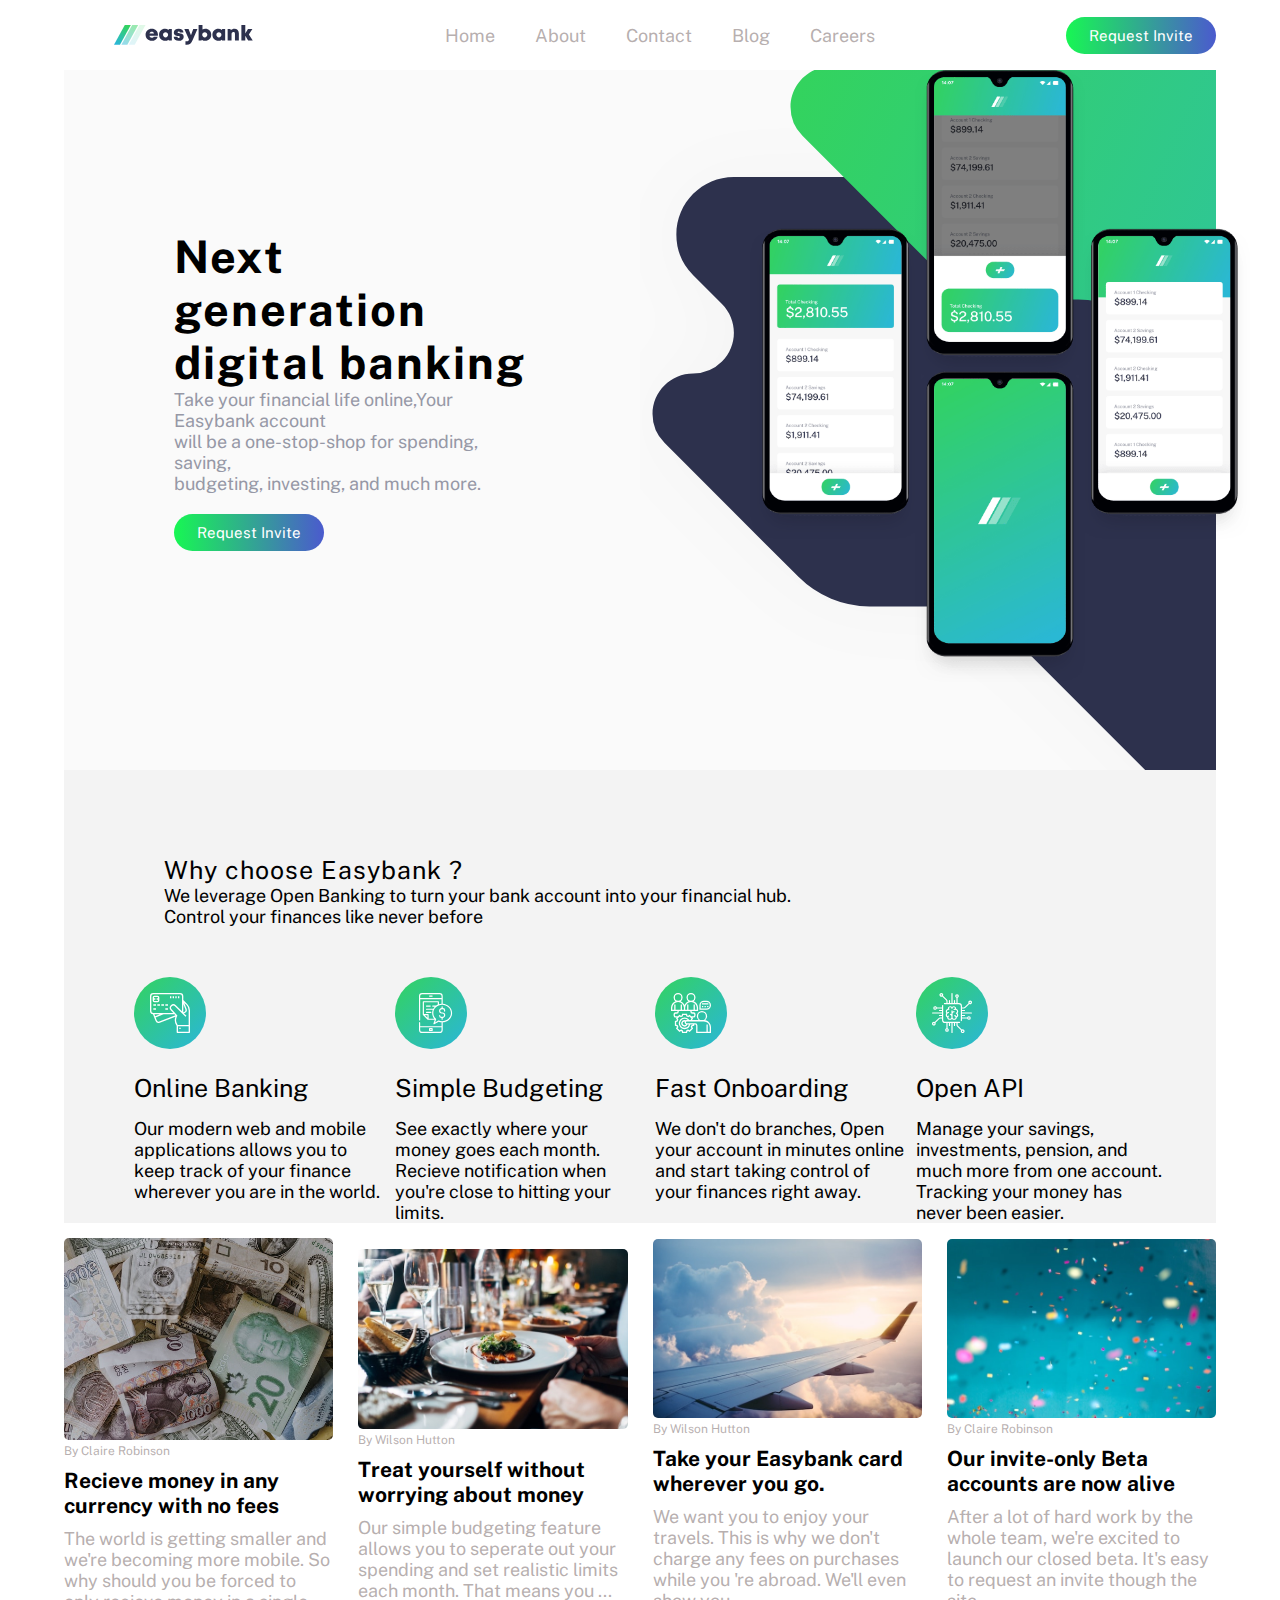
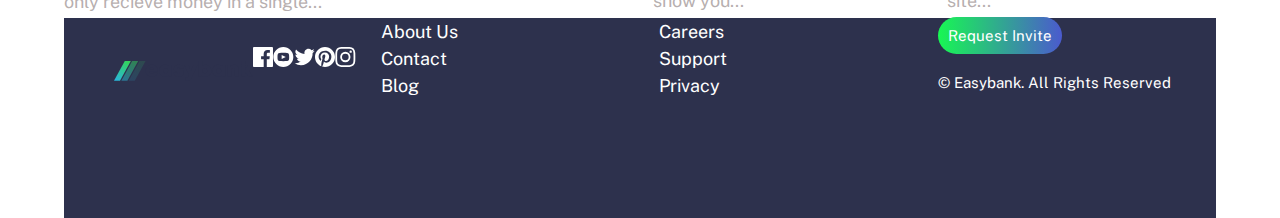
<file: easybank/index.html>
<!DOCTYPE html>

<head>
    <meta name="viewport" content="initial-scale=1.0, device=device-width" />
    <meta charset="utf-8" />
    <link
        href="https://fonts.googleapis.com/css2?family=Public+Sans:ital,wght@0,100;0,200;0,300;0,400;0,500;0,700;0,900;1,100;1,400;1,500;1,700;1,900&display=swap"
        rel="stylesheet">
    <link href="./css/style.css" rel="stylesheet">
</head>

<body>
    <div class="container">
        <!--  Navbar -->
        <nav class="navbar">
            <img src="./img/logo.svg" alt="company-logo" class="logo" />

            <ul class="main-nav">
                <li><a href="#">Home</a></li>
                <li><a href="#">About</a></li>
                <li><a href="#">Contact</a></li>
                <li><a href="#">Blog</a></li>
                <li><a href="#">Careers</a></li>
            </ul>

            <a class="btn btn-request-invite">Request Invite</a>
        </nav>

        <!-- Showcase -->
        <section class="showcase">
            <div class="showcase-desc">
                <h2>Next generation</h2>
                <h2>digital banking</h2>
                <p>Take your financial life online,Your Easybank account</p>
                <p>will be a one-stop-shop for spending, saving,</p>
                <p>budgeting, investing, and much more.</p>
                <a class="btn btn-request-invite-showcase">Request Invite</a>
            </div>
            <div class="showcase-img">
                <!-- <img src="./img/bg-intro-desktop.svg" alt="showcase-image" class="img1"> -->
                <img src="./img/image-mockups.png" alt="showcase-image" class="img3">
            </div>
        </section>

        <section class="What-we-do">
            <section class="feature-desc">
                <h3>Why choose Easybank ?</h3>
                <p>We leverage Open Banking to turn your bank account into your financial hub.</p>
                <p>Control your finances like never before</p>
            </section>
            <section class="features">
                <div>
                    <img src="./img/icon-online.svg" alt="icon online">
                    <h4>Online Banking</h4>
                    <p>Our modern web and mobile applications allows you to keep track of your finance wherever you are
                        in the world.</p>
                </div>
                <div>
                    <img src="./img/icon-budgeting.svg" alt="icon budgeting">
                    <h4>Simple Budgeting</h4>
                    <p>See exactly where your money goes each month. Recieve notification when you're close to hitting
                        your limits.</p>
                </div>
                <div>
                    <img src="./img/icon-onboarding.svg" alt="icon onboarding">
                    <h4>Fast Onboarding</h4>
                    <p>We don't do branches, Open your account in minutes online and start taking control of your
                        finances right away.</p>
                </div>
                <div>
                    <img src="./img/icon-api.svg" alt="icon api">
                    <h4>Open API</h4>
                    <p>Manage your savings, investments, pension, and much more from one account. Tracking your money
                        has never been easier.</p>
                </div>
            </section>
        </section>
        <section class="articles">
            <div>
                <img src="./img/image-currency.jpg" alt="image-currency" class="img-curr">
                <p class="author">By Claire Robinson</p>
                <h3>Recieve money in any currency with no fees</h3>
                <p class="article-desc">
                    The world is getting smaller and we're becoming more mobile.
                    So why should you be forced to only recieve money in a single...
                </p>
            </div>
            <div>
                <img src="./img/image-restaurant.jpg" alt="image-restaurant">
                <p class="author">By Wilson Hutton</p>
                <h3>Treat yourself without worrying about money</h3>
                <p class="article-desc">
                    Our simple budgeting feature allows you to seperate out your
                    spending and set realistic limits each month. That means you ...
                </p>
            </div>
            <div>
                <img src="./img/image-plane.jpg" alt="image-plane">
                <p class="author">By Wilson Hutton</p>
                <h3>Take your Easybank card wherever you go.</h3>
                <p class="article-desc">
                    We want you to enjoy your travels. This is why we don't charge any fees on
                    purchases while you 're abroad. We'll even show you...
                </p>
            </div>
            <div>
                <img src="./img/image-confetti.jpg" alt="image-confetti">
                <p class="author">By Claire Robinson</p>
                <h3>Our invite-only Beta accounts are now alive</h3>
                <p class="article-desc">
                    After a lot of hard work by the  whole team, we're excited to launch
                    our closed beta. It's easy to request an invite though the site...
                </p>
            </div>
        </section>
        <footer class="footer">
            <div class="links">
                <ul class="social-links">
                    <img src="./img/logo.svg" alt="company-logo" class="logo" />
                    <li><a href="#"><img src="./img/icon-facebook.svg"></a></li>
                    <li><a href="#"><img src="./img/icon-youtube.svg"></a></li>
                    <li><a href="#"><img src="./img/icon-twitter.svg"></a></li>
                    <li><a href="#"><img src="./img/icon-pinterest.svg"></a></li>
                    <li><a href="#"><img src="./img/icon-instagram.svg"></a></li>
                </ul>
                <ul class="info-links">
                    <li><a href="#" class="about-us">About Us</a></li>
                    <li><a href="#" class="contact">Contact</a></li>
                    <li><a href="#" class="blog">Blog</a></li>
                </ul>
                <ul class="rules-links">
                    <li><a href="#" class="careers">Careers</a></li>
                    <li><a href="#" class="support">Support</a></li>
                    <li><a href="#" class="privacy">Privacy</a></li>
                </ul>
                <ul class="copyright">
                    <a class="btn btn-footer-request-invite">Request Invite</a>
                    <li><p>&copy; Easybank. All Rights Reserved</p></li>
                </ul>
             </div>
        </footer>
    </div>
</body>

</html>
</file>
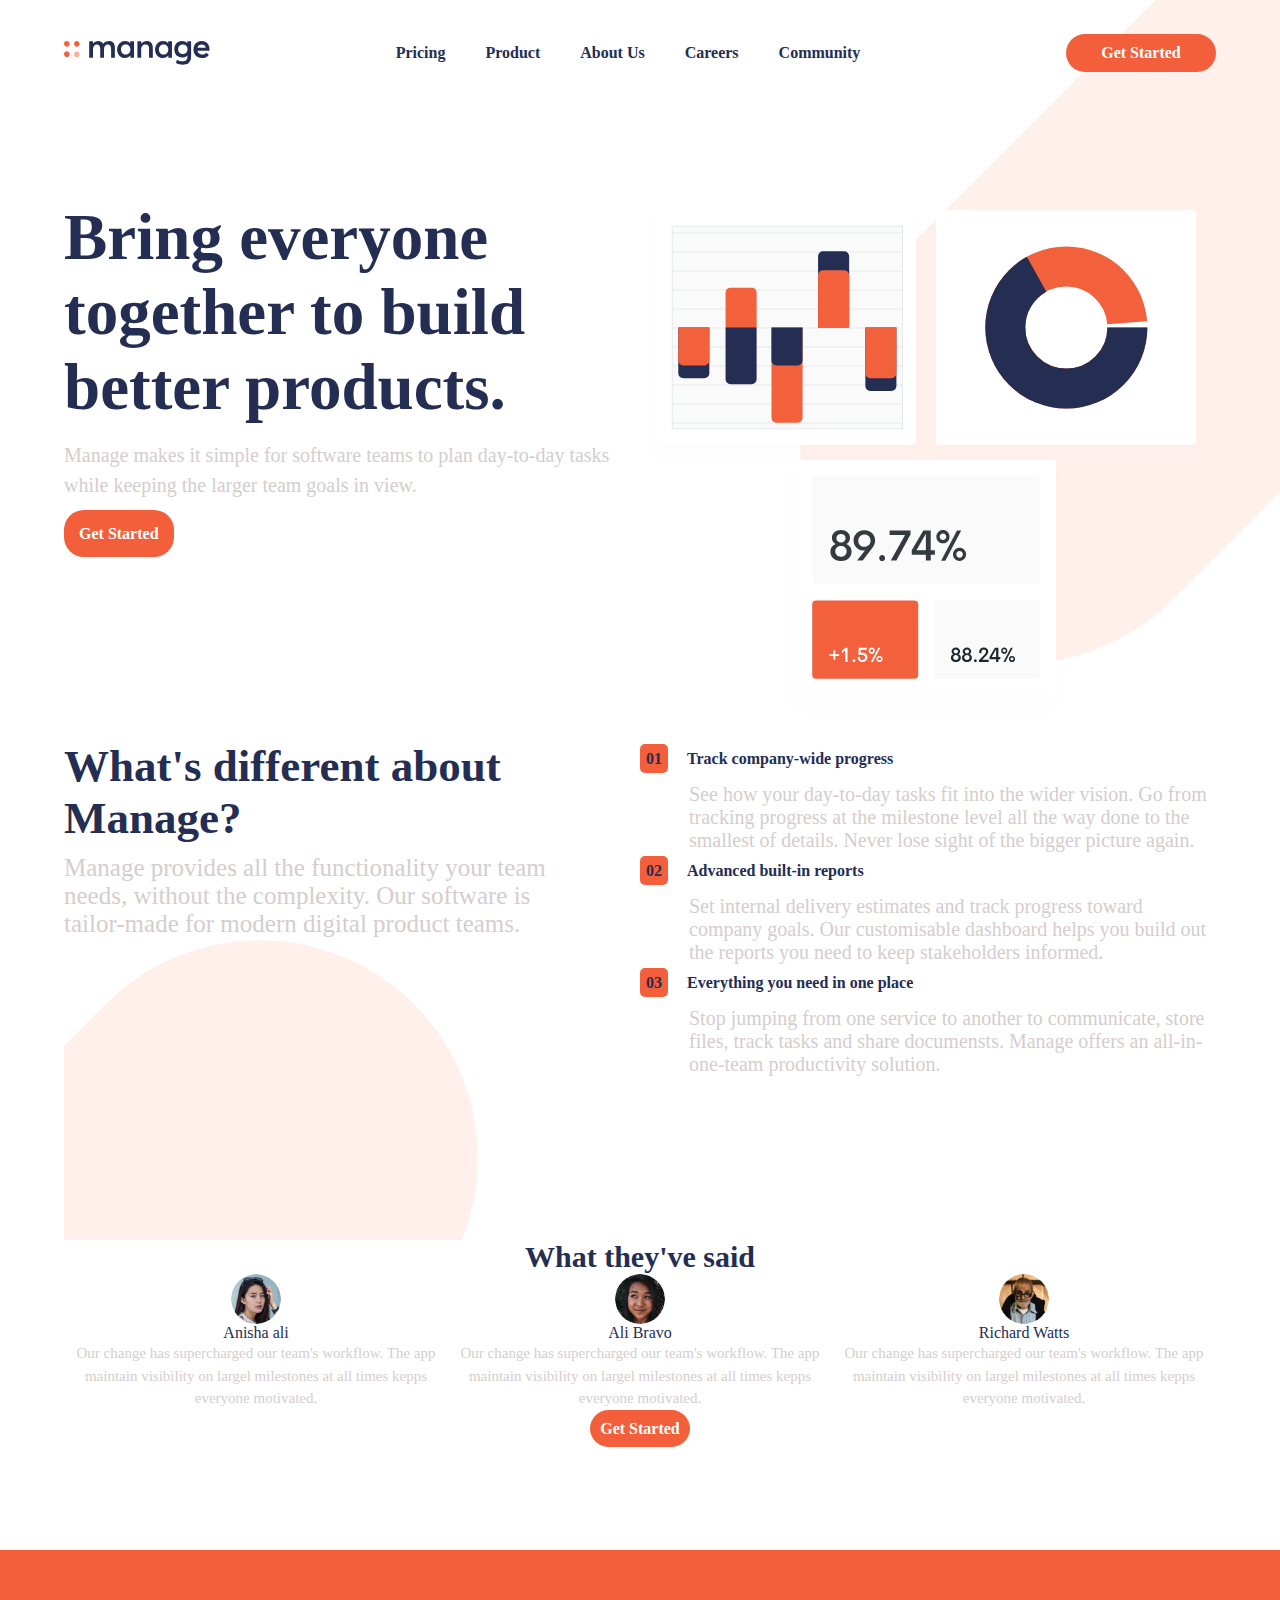
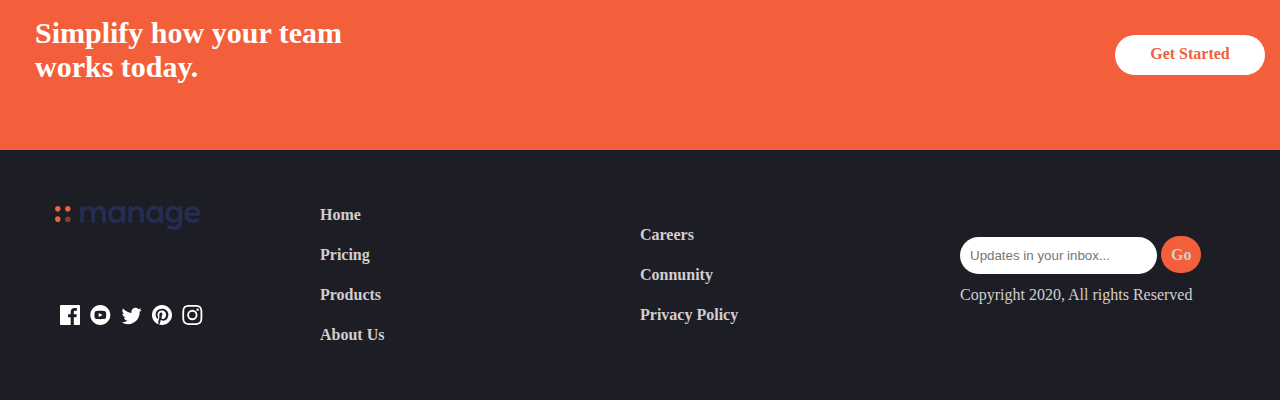
<file: manage/index.html>
<!DOCTYPE html lang="en">
<html>

<head>
    <meta charset="utf-8">
    <meta name="viewport" content="width=device-width, initial-scale=1.0">
    <meta name="description" content="This is a manage landing page">
    <link rel="stylesheet" href="./style.css" type="text/css">
    <title>Manage | Home</title>
</head>

<body>
    <!-- HEADER  -->
    <div class="container">
        <header class="top-bar">
            <nav class="main-nav">
                <img src="./img/logo.svg" alt="" class="logo">

                <ul class="main-menu">
                    <li><a href="pricing.html">Pricing</a></li>
                    <li><a href="product.html">Product</a></li>
                    <li><a href="about-us.html">About Us</a></li>
                    <li><a href="careers.html">Careers</a></li>
                    <li><a href="community.html">Community</a></li>
                </ul>

                <a href="#" class="btn btn-get-started">Get Started</a>
            </nav>
        </header>

        <!-- SECTION -->
        <section class="showcase">
            <div class="manage-description">
                <h3 class="big-text">
                    Bring everyone together to build
                    better products.
                </h3>
                <p class="small-text">
                    Manage makes it simple for software teams
                    to plan day-to-day tasks while keeping the larger
                    team goals in view.
                </p>
                <a href="#" class="showcase-get-started">Get Started</a>
            </div>
            <div class="manage-guage">
                <img src="./img/illustration-intro.svg" alt="illustration-intro">
            </div>
        </section>

        <section class="about">
            <div class="about-manage">
                <h4 class="big-about-text">What's different about Manage?</h4>
                <p class="small-about-text">
                    Manage provides all the functionality your
                    team needs, without the complexity. Our
                    software is tailor-made for modern digital
                    product teams.
                </p>
            </div>

            <div class="about-steps">
                <ul>
                    <a class="btn-features">01</a>
                    <h5>Track company-wide progress</h5>
                    <p>
                        See how your day-to-day tasks fit into the wider vision.
                        Go from tracking progress at the milestone level all the
                        way done to the smallest of details. Never lose sight of
                        the bigger picture again.
                    </p>
                </ul>
                <ul>
                    <a class="btn-features">02</a>
                    <h5>Advanced built-in reports</h5>
                    <p>
                        Set internal delivery estimates and track progress toward
                        company goals. Our customisable dashboard helps you
                        build out the reports you need to keep stakeholders
                        informed.
                    </p>
                </ul>
                <ul>
                    <a class="btn-features">03</a>
                    <h5>Everything you need in one place</h5>
                    <p>
                        Stop jumping from one service to another to
                        communicate, store files, track tasks and share
                        documensts. Manage offers an all-in-one-team
                        productivity solution.
                    </p>
                </ul>
            </div>
        </section>

        <section class="customer">
            <div class="customer-big-text">
                <h5>What they've said</h5>
            </div>
            <div class="customer-feedbacks">
                <ul>
                    <img src="./img/avatar-anisha.png" alt="avatar-anisha">
                    <p class="customer-name">Anisha ali</p>
                    <p class="customer-comment">
                        Our change has supercharged our team's workflow. The
                        app maintain visibility on largel milestones at all times
                        kepps everyone motivated.
                    </p>
                </ul>
                <ul>
                    <img src="./img/avatar-ali.png" alt="avatar-ali">
                    <p class="customer-name">Ali Bravo</p>
                    <p class="customer-comment">
                        Our change has supercharged our team's workflow. The
                        app maintain visibility on largel milestones at all times
                        kepps everyone motivated.
                    </p>
                </ul>
                <ul>
                    <img src="./img//avatar-richard.png" alt="avatar-ali">
                    <p class="customer-name">Richard Watts</p>
                    <p class="customer-comment">
                        Our change has supercharged our team's workflow. The
                        app maintain visibility on largel milestones at all times
                        kepps everyone motivated.
                    </p>
                </ul>
            </div>

            <a href="#" class="btn btn-get-started btn-customer">Get Started</a>
        </section>
    </div>

    <section class="how-to-use">
        <h3>
            Simplify how your team<br>
            works today.
        </h3>
        <a href="#" class="btn-how-to-use">Get Started</a>
    </section>

    <footer class="footer-links">
        <div class="inner-links">
            <div>
                <img src="./img/logo.svg" alt="manage-logo">
            </div>
            <ul class="social-links">
                <li><a href=""><img src="./img/icon-facebook.svg"></a></li>
                <li><a href=""><img src="./img/icon-youtube.svg"></a></li>
                <li><a href=""><img src="./img/icon-twitter.svg"></a></li>
                <li><a href=""><img src="./img/icon-pinterest.svg"></a></li>
                <li><a href=""><img src="./img/icon-instagram.svg"></a></li>
            </ul>
        </div>
        <ul>
            <li><a href="#">Home</a></li>
            <li><a href="#">Pricing</a></li>
            <li><a href="#">Products</a></li>
            <li><a href="#">About Us</a></li>
        </ul>
        <ul>
            <li><a href="#">Careers </a></li>
            <li><a href="#">Connunity</a></li>
            <li><a href="#">Privacy Policy</a></li>
        </ul>
        <div class="newsletter">
            <input type="email" name="email" class="email-input" placeholder="Updates in your inbox...">
            <a class="btn-newsletter">Go</a>
            <p class="copyright">Copyright 2020, All rights Reserved</p>
        </div>
    </footer>
</body>

</html>
</file>
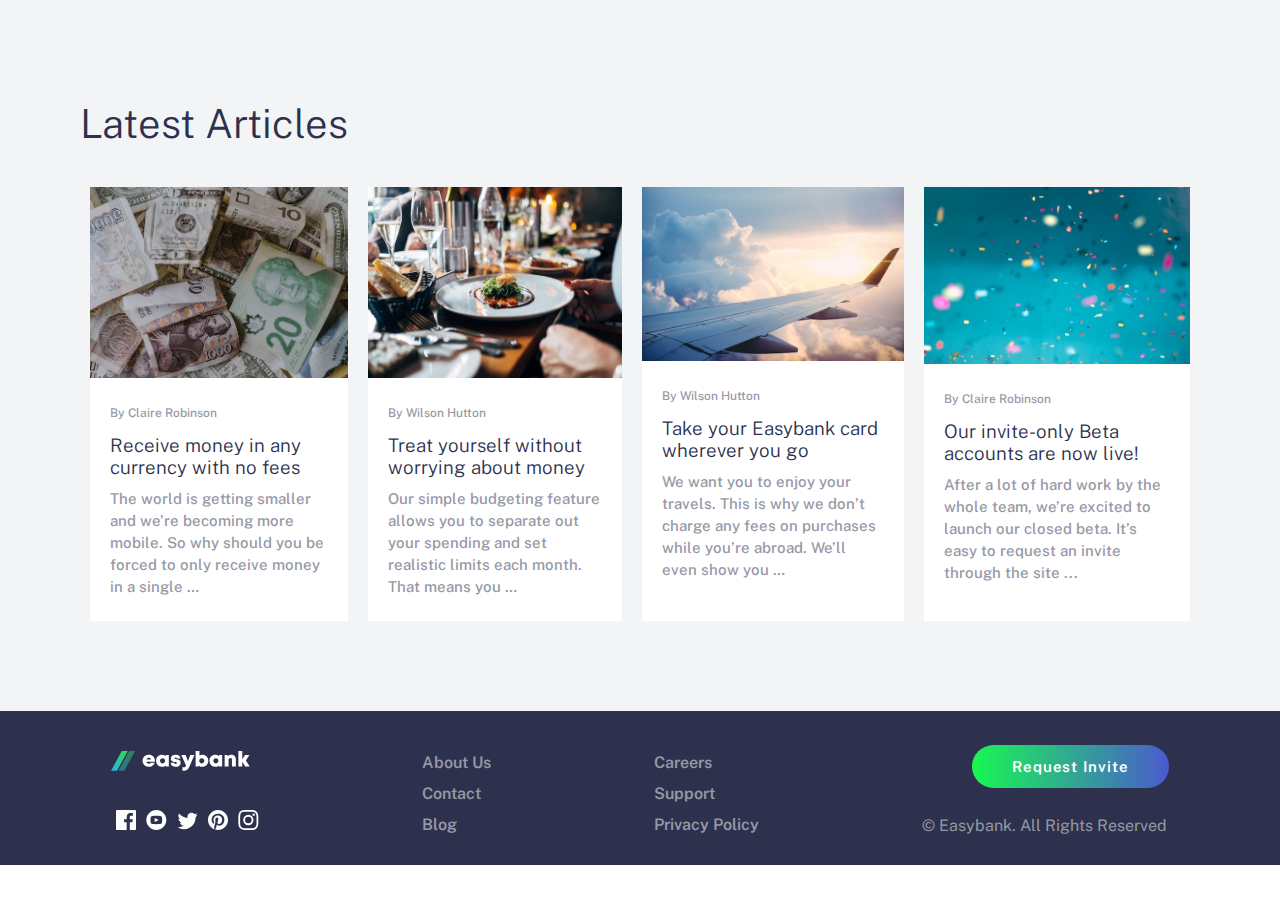
<file: easybank/easy landing.html>
<!DOCTYPE html>
<html lang="en">
<head>
    <meta charset="UTF-8">
    <meta name="viewport" content="width=device-width, initial-scale=1.0">
    <title>Easy landing</title>

    <!-- GOOGLE FONTS -->
    <link href="https://fonts.googleapis.com/css2?family=Public+Sans:ital,wght@0,100;0,300;0,400;1,500&display=swap" rel="stylesheet">
    <link rel="stylesheet" href="/easybank/css/easy landing.css">
</head>
<body>
    
    <!-- LATEST ARTICLES BEGINS -->
    <section id="latest-articles">
        <div class="container-articles">
            <h2 class="article-text">Latest Articles </h2>
            <div class="row">
                <div class="col-article">
                    <img id="first-image" src="img/image-currency.jpg" alt="">
                    <div class="article-article">
                        <p class="small">By Claire Robinson</p>
                        <h3>Receive money in any currency with no fees</h3>
                        <p>The world is getting smaller and we’re becoming more mobile. 
                            So why should you be forced to only receive money in a single …</p>
                    </div>
                    
                </div>
                <div class="col-article">
                    <img id="second-image" src="img/image-restaurant.jpg" alt="">
                    <div class="article-article">
                        <p class="small">By Wilson Hutton</p>
                        <h3>Treat yourself without worrying about money</h3>
                        <p>Our simple budgeting feature allows you to separate out 
                            your spending and set realistic limits each month. That means you …</p>
                    </div>
                   
                </div>
                <div class="col-article">
                    <img src="img/image-plane.jpg" alt="">
                    <div class="article-article">
                        <p class="small">By Wilson Hutton</p>
                    <h3>Take your Easybank card wherever you go</h3>
                    <p> We want you to enjoy your travels.  This is why we don’t charge any fees on purchases while you’re abroad. We’ll even show you …</p>
                    </div>
                    
                </div>

                <div class="col-article">
                    <img src="img/image-confetti.jpg" alt="">
                    <div class="article-article">
                        <p class="small">By Claire Robinson</p>
                        <h3>Our invite-only Beta accounts are now live!</h3>
                        <p>After a lot of hard work by the whole team, we’re excited to launch our closed beta.
                             It’s easy to request an invite through the site ... </p>
                    </div>

                </div>
                
            </div>

        </div>
    </section>
    <!-- LATEST ARTICLES ENDS ->

    <!-- FOOTER SECTION -->
    <div class="footer">
        <div class="footer-container">
            <div class="footer-image">
                <a href="#"> <img src="img/logo footer.svg" alt=""></a>

                <div class="footer-icons">
                    <a href="#"><img class="icon" src="img/icon-facebook.svg" alt=""> </a>
                    <a href="#"><img class="icon" src="img/icon-youtube.svg" alt=""> </a>
                    <a href="#"><img class="icon" src="img/icon-twitter.svg" alt=""> </a>
                    <a href="#"><img class="icon" src="img/icon-pinterest.svg" alt=""> </a>
                    <a href="#"><img class="icon" src="img/icon-instagram.svg" alt=""> </a>
                </div>
            </div>

            <div class="middle-footer">
                <li><a href="#">About Us</a></li>
                <li><a href="#">Contact</a></li>
                <li><a href="#">Blog</a></li>
            </div>

            <div class="center-footer">
                <li><a href="#">Careers</a></li>
                <li><a href="#">Support</a></li>
                <li><a href="#">Privacy Policy</a></li>
            </div>

            <div class="button">
                <a class="btn btn-request-invite"> Request Invite</a>
                <p> © Easybank. All Rights Reserved</p>
            </div>
        </div>
    </div>
</body>
</html>
</file>
<file: easybank/css/style.css>
* {
    box-sizing: border-box;
    margin: 0;
    padding: 0;
}

body {
    background: hsl(0, 0%, 100%);
    font-family: 'Public Sans', sans-serif;
    font-size: 18px;
}

/* GENERAL STYLING */
.container {
    width: 90%;
    max-width: 1440px;
    margin: 0 auto;
}

.btn {
    padding: 10px;
    border-radius: 25px;
    width: 150px;
    font-size: 15px;
    text-align: center;
    color: #ffffff;
}

 .btn:hover {
    opacity: 0.9;
    cursor: pointer;
}

.btn-request-invite {
    background: linear-gradient(to right, hsl(136, 93%, 53%), hsl(233, 57%, 55%));
}

.btn-request-invite-showcase {
    background: linear-gradient(to right, hsl(136, 93%, 53%), hsl(233, 57%, 55%));
    margin-top: 20px;   
}

.btn-footer-request-invite {
    background: linear-gradient(to right, hsl(136, 93%, 53%), hsl(233, 57%, 55%));
}

ul {
    list-style: none;
}

a {
    text-decoration: none;
}

/* NAVBAR */
.navbar {
    width: 100%;
    height: 70px;
    display: flex;
    align-items: center;
    justify-content: space-between;
}

.logo {
    margin-left: 50px;
}

.main-nav {
    display: flex;
    align-items: center;
}

.main-nav li {
    padding: 20px;
}

.main-nav li a {
    color: hsla(0, 5%, 66%, 0.884);
    margin-top: 15px;
}

.main-nav li a {
    padding-bottom: 15px;
}

.main-nav li a:hover {
    border-bottom: 4px solid hsla(175, 57%, 55%, 0.993);
    color: hsl(231, 19%, 56%);
}

/* SHOWCASE */
.showcase {
    width: 100%;
    height: 700px;
    background: hsl(0, 0%, 98%);
    display: grid;
    grid-template-columns: repeat(2, 1fr);
}

.showcase-desc {
    display: flex;
    flex-direction: column;
    padding: 110px;
    margin-top: 50px;
}

.showcase-desc h2 {
    font-family:'Public Sans', sans-serif;
    font-size: 45px;
    letter-spacing: 2px;
}

.showcase-desc p {
    color: hsl(233, 8%, 62%);
    font-size: 18px;
}

.showcase-img {
    background: url('../img/bg-intro-desktop.svg') no-repeat -60px -200px;
}

.btn-showcase {
    margin-top: 25px;
}

.img1 {
    z-index: 1;
    width: 600px;
    position: absolute;
    right: 30px;
    top: 90px;
}

.img3 {
    z-index: 3;
    width: 500px;
    position: absolute;
    right: 30px;
    top: 70px;
}

.What-we-do {
    background: #f3f3f3;
    height: 100%;
}

/* FEATURES */

.feature-desc {
    margin-left: 100px;
    padding-top: 85px;
}

.feature-desc h3{
    letter-spacing: 1px;
    font-size: 25px;
    font-weight: normal;
}

.features {
    display: grid;
    grid-template-columns: repeat(4, 1fr);
    grid-gap: 10px;
    margin-top: 50px;
    margin-left: 70px;
    margin-right: 50px;
}

.features h4 {
    margin-top: 20px;
    font-weight: normal;
    font-size: 25px;
}

.features p {
    margin-top: 15px;
}

/* ARTICLE SECTION */
.articles {
    height: 380px;
    display: grid;
    grid-template-columns: repeat(4, 1fr);
    align-items: center;
    justify-content: center;
    margin-top: 15px;
    grid-gap: 25px;
}

.articles img {
    width: 100%;
    border-radius: 5px;
}

.articles p {
    color: hsla(0, 5%, 66%, 0.884);
    font-size: 12px;
    margin-bottom: 10px;
}

p.article-desc {
    font-size: 18px;
}

.articles h3 {
    font-size: 21px;
    margin-bottom: 10px;
}   

footer {
    background: hsl(233, 26%, 24%);
    color: #ffffff;
    font-size: 15px;
    height: 200px;
}

.links {
    display: grid;
    grid-template-columns: repeat(4, 1fr);
    align-items: center;
    justify-content: center;
}

.links .logo {
    color: #ffffff;
    margin-top: 25px;
}

.links .social-links {
    display: flex;
    align-items: center;
    justify-content: center;
    margin-right: 25px;
}

.links .info-links a, .links .rules-links a {
    text-decoration: none;
    color: #ffffff;
    font-size: 18px;
    line-height: 1.5;
}

.links .copyright p{
    margin-top: 30px;
}

/* MEDIA QUERIES */

@media (max-width: 768px) {
    .navbar .main-nav{
        display: none;
    }

    .btn-request-invite {
        display: none;
    }

    .showcase {
        display: flex;
        flex-direction: column;
        align-items: center;
    }

    .features {
        display: grid;
        grid-template-columns: repeat(2, 1fr);
    }
}

@media (max-width: 600px) {
    .features-desc {
        padding-top: 20px;
    }

    .feature-desc h3, p{
        text-align: center;
    }

    .features {
        display: grid;
        grid-template-columns: repeat(1, 1fr);
        align-items: center;
        text-align: center;
    }
}
</file>
<file: manage/style.css>
* {
    margin: 0;
    padding: 0;
}

body {
    background: #ffffff;
    font-size: 16px;
    background: url('./img/bg-tablet-pattern.svg') no-repeat 800px -150px; 
}

ul {
    list-style: none;
}

a {
    text-decoration: none;
    color: hsl(228, 39%, 23%);
    font-size: 16px;
    font-weight: 700;
}

.showcase-get-started {
    background: hsl(12, 88%, 59%);
    padding: 15px;
    width: 200px;
    height: 300px;
    border-radius: 20px;
    color: #ffffff;
}

.btn {
    background: hsl(12, 88%, 59%);
    padding: 10px;
    width: 130px;
    text-align: center;
    border-radius: 25px;
    color: #ffffff;
}

.btn:hover {
    cursor: pointer;
    opacity: 0.8;
}

.container {
    max-width: 1200px;
    width: 90%;
    margin: 0 auto;
}

/* NAVIGATION */
 .main-nav {
    display: flex;
    align-items: center;
    justify-content: space-between;
    padding: 20px 0;
    height: 65px;
}

.main-nav ul{
    display: flex;
}

.main-nav ul li {
    padding: 0 20px;
}

.main-nav ul li a:hover {
    opacity: 0.5;
}

.main-nav ul.main-menu {
    margin-right: 20px;
}

/* SHOWCASE SECTION */
.showcase {
    margin-top: 95px;
    display: grid;
    grid-template-columns: repeat(2, 1fr);
}

.showcase .manage-description h3.big-text {
    font-size: 65px;
    color: hsl(228, 39%, 23%);
    margin-bottom: 15px;
}

.showcase .manage-description p.small-text {
    font-size: 20px;
    line-height: 1.5;
    color: hsl(0, 9%, 82%);
    margin-bottom: 25px;
}

/* ABOUT SECTION */
.about {
    margin-top: 15px;
    display: grid;
    grid-template-columns: repeat(2, 1fr);
}

.about-manage {
    height: 500px;
    margin-right: 20px;
    background: url('./img/bg-tablet-pattern.svg') no-repeat -400px 200px; 
}

.about h4 {
    color: hsl(228, 39%, 23%);
    font-size: 45px;
}

.about .about-manage p {
    margin-right: 25px;
    font-size: 25px;
    margin-top: 10px;
    color: hsl(0, 9%, 82%);
}

.about .btn-features {
    margin-right: 15px;
    background: hsl(12, 88%, 59%);
    padding: 6px;
    border-radius: 5px;
}

.about .about-steps h5 {
    display: inline-block;
    margin-top: 10px;
    color: hsl(228, 39%, 23%);
    font-size: 16px;
    font-weight: 900;
}

.about .about-steps p {
    margin-left: 49px;
    margin-top: 15px;
    font-size: 20px;
    color: hsl(0, 9%, 82%);
}

/* CUSTOMER SECTIONS */
.customer {
    height: 250px;
    color: hsl(228, 39%, 23%);
    text-align: center;
}

.customer h5 {
    color: hsl(228, 39%, 23%);
    font-size: 30px;
    font-weight: 900;
    text-align: center;
}

.customer-feedbacks {
    display: flex;
    align-items: center;
    justify-content: center;
}

.customer .customer-feedbacks img {
    height: 50px;
    width: 50px;
    border-radius: 25px;
}

.customer-feedbacks p.customer-comment {
    color: hsl(0, 9%, 82%);
    font-size: 15px;
    line-height: 1.5;
    margin-bottom: 10px;
}

.customer-name, .customer-comment {
    text-align: center;
}

/* HOW TO USE */
.how-to-use {
    margin-top: 60px;
    height: 200px;
    display: flex;
    align-items: center;
    justify-content: space-between;
    background: hsl(12, 88%, 59%);
}

.how-to-use h3 {
    margin-left: 35px;
    color: #ffffff;
    font-size: 30px;
}

.btn-how-to-use {
    margin-right: 15px;
    margin-top: 10px;
    background: #ffffff;
    color:hsl(12, 88%, 59%);
    height: 20px;
    width: 130px;
    text-align: center;
    padding: 10px;
    border-radius: 25px;
}

/* FOOTER */
.footer-links {
    background:  hsl(233, 12%, 13%);
    height: 250px;
    margin: 0 auto;
    display: grid;
    grid-template-columns: repeat(4, 1fr);
    align-items: center;
    justify-content: center;
    line-height: 2.5;
}

.footer-links .inner-links {
    margin-left: 55px;
}

.inner-links img {
    color: #ffffff;
}

.inner-links .social-links {
    display: flex;
    align-items: center;
    margin-top: 65px;
}

.inner-links .social-links li {
    padding: 5px;
}

.footer-links a {
    color: hsl(0, 9%, 82%)
}

.btn-newsletter {
    background: hsl(12, 88%, 59%);
    width: 150px;
    padding: 10px;
    border-radius: 20px;
}

.newsletter .email-input  {
    border-radius: 20px;
    border: none;
    height: 37px;
    padding: 10px;
}

.newsletter p.copyright {
    color: hsl(0, 9%, 82%);
}

/* MEDIA QUERIES */
@media (max-width: 600px) {
    .main-nav .btn-get-started {
        display: none;
    }

    .showcase {
        display: flex;
        flex-direction: column;
    }

    .about {
        display: grid;
        grid-template-columns: repeat(1, 1fr);
       margin-top: 45px;
    }
    
    .about .about-manage {
        text-align: center;
    }

    .customer .customer-big-text {
        text-align: center;
    }

    .customer .customer-feedbacks {
        display: grid;
        grid-template-columns: repeat(1, 1fr);
    }


}


@media (max-width: 768px) {
    .main-nav .btn-get-started {
        display: none;
    }

    .main-nav .main-menu li {
        padding: 15px;
    }

    .showcase {
        display: flex;
        flex-direction: column;
    }

    .about {
        display: grid;
        grid-template-columns: repeat(1, 1fr);
       margin-top: 45px;
    }
    
    .about .about-manage {
        text-align: center;
    }

    .customer .customer-big-text {
        text-align: center;
    }

    .customer .customer-feedbacks {
        display: grid;
        grid-template-columns: repeat(1, 1fr);
    }

    .how-to-use {
        margin-top: 25px;
    }
}
</file>
<file: easybank/css/easy landing.css>
*{
    padding: 0;
    margin: 0;
    font-family: 'Public Sans', sans-serif;
}

#latest-articles{
    background-color: hsl(220, 16%, 96%);
}

@media (max-width: 375px){
    .container-articles{
        padding: 20px;
    }

    #latest-articles .container-articles h2{
        font-weight: 300;
        padding: 20px 0 30px 0 ;
        font-size: 35px;
        color: hsl(233, 26%, 24%);
        text-align: center;
     }
    
     #latest-articles .container-articles .row{
         display: flex;
         flex-direction: column;
         width: 100%;
     }
}


.container-articles{
    padding: 80px;
}

 .container-articles h2{
    font-weight: 300;
    padding: 20px 0 30px 0 ;
    font-size: 40px;
    color: hsl(233, 26%, 24%);
 }

 .container-articles .row{
     display: flex;
     justify-content: space-evenly;
 }

 .row .col-article{
    margin: 10px;
    background-color: #ffff;

 }

 .row .col-article img{
     width: 100%;

 }
 .row .col-article #first-image{
     height: 44%;
 }

 .row .col-article #second-image{
     height: 44%;
 }

 .col-article .article-article{
     padding: 20px;
 }

 .col-article .article-article .small{
    font-size: 12px;
    padding: 0 10px 10px 0;
    color: hsl(233, 8%, 62%);
 }

 .col-article .article-article h3{
    color: hsl(233, 26%, 24%);
    font-weight: 300;
    padding-bottom: 10px;
 }

 /*  rgb(51, 211, 94)  */
 .col-article .article-article h3:hover{
     color:  hsl(233, 57%, 55%)
 }

 .col-article .article-article p{
    color: hsl(233, 8%, 62%);
    font-weight: 500;
    line-height: 22px;
    font-size: 15px;
 }

/* FOOTER */

@media (max-width: 757px){
    #latest-articles .container-articles{
        padding: 20px;
    }

    .container-articles .row .col-article{
        margin: 10px 10px 20px 10px;
        background-color: #ffff;
    }

    .footer{
        background-color: rgb(45, 49, 77);
        font-family: 'public sans';
    }
    
    .footer .footer-container{
        display: flex;
        flex-direction: column;
        justify-content: center;
        text-align: center;
        padding: 30px;
    }
    
    .footer-container .footer-image .footer-icons img{
        padding-left: 5px;
        margin-bottom: 10px;
    }

    .footer .footer-container .button .btn {
        letter-spacing: .9px;
        font-weight: 600;
        margin: 30px 0 10px 0;
    }

    .footer.footer-container .button{
        margin-top: 16px;
    }

}

.footer{
    background-color: rgb(45, 49, 77);
    font-family: 'public sans';
}

.footer .footer-container{
    display: flex;
    justify-content: space-around;
    padding: 30px;
}

.footer-container .footer-image{
    margin-top: 10px;
}

.footer-container .footer-image a{
    text-decoration: none;
    list-style: none;
    color: #ffff;
    font-weight: 700;
    letter-spacing: 1px;
}

.footer-container .footer-image .footer-icons{
    margin-top: 35px;
}

.footer-container .footer-image .footer-icons img{
    padding-left: 5px;
}

.footer-container .footer-image .footer-icons .icon:hover{
    /* background: linear-gradient(to right, hsl(136, 93%, 53%), hsl(233, 57%, 55%)); */
    background-clip: content-box;
    color: transparent;
    stroke-width: 0;
    stroke: currentColor;
    fill: hsl(136, 93%, 53%);
    /* -webkit-background-clip: text;  */
}

.footer-container .middle-footer li, .center-footer li{
    list-style: none;
    padding-top: 12px;
}

.footer-container .middle-footer li a, .center-footer li a{
    text-decoration: none;
    color: hsl(233, 8%, 62%);
    font-weight: 600; 
    font-family: 'public sans';
}

.footer-container .button{
    margin-top: 16px;
}

.footer-container .button .btn {
    background: linear-gradient(to right, hsl(136, 93%, 53%), hsl(233, 57%, 55%));
    padding: 13px 40px;
    border-radius: 25px;
    font-size: 15px;
    text-align: center;
    color: #ffffff;
    font-family: 'public sans';
    letter-spacing: .9px;
    font-weight: 600;
    margin-left: 50px;
}

.footer-container .button p{
    color: hsl(233, 8%, 62%);
    margin-top: 40px;
}

@media (max-width: 990px){
    #latest-articles .container-articles{
        padding: 20px;
    }

    #latest-articles .container-articles .row{
        display: flex;
        flex-direction: column;
    }

    .container-articles .row .col-article{
        margin: 10px 10px 20px 10px;
        background-color: #ffff;
    }

    .footer{
        background-color: rgb(45, 49, 77);
        font-family: 'public sans';
    }
    
    .footer .footer-container{
        display: flex;
        flex-direction: column;
        justify-content: center;
        text-align: center;
        padding: 30px;
    }
    
    .footer-container .footer-image .footer-icons img{
        padding-left: 5px;
        margin-bottom: 10px;
    }

    .footer .footer-container .button .btn {
        letter-spacing: .9px;
        font-weight: 600;
        margin: 30px 0 10px 0;
    }

    .footer.footer-container .button{
        margin-top: 16px;
    }
}
</file>
